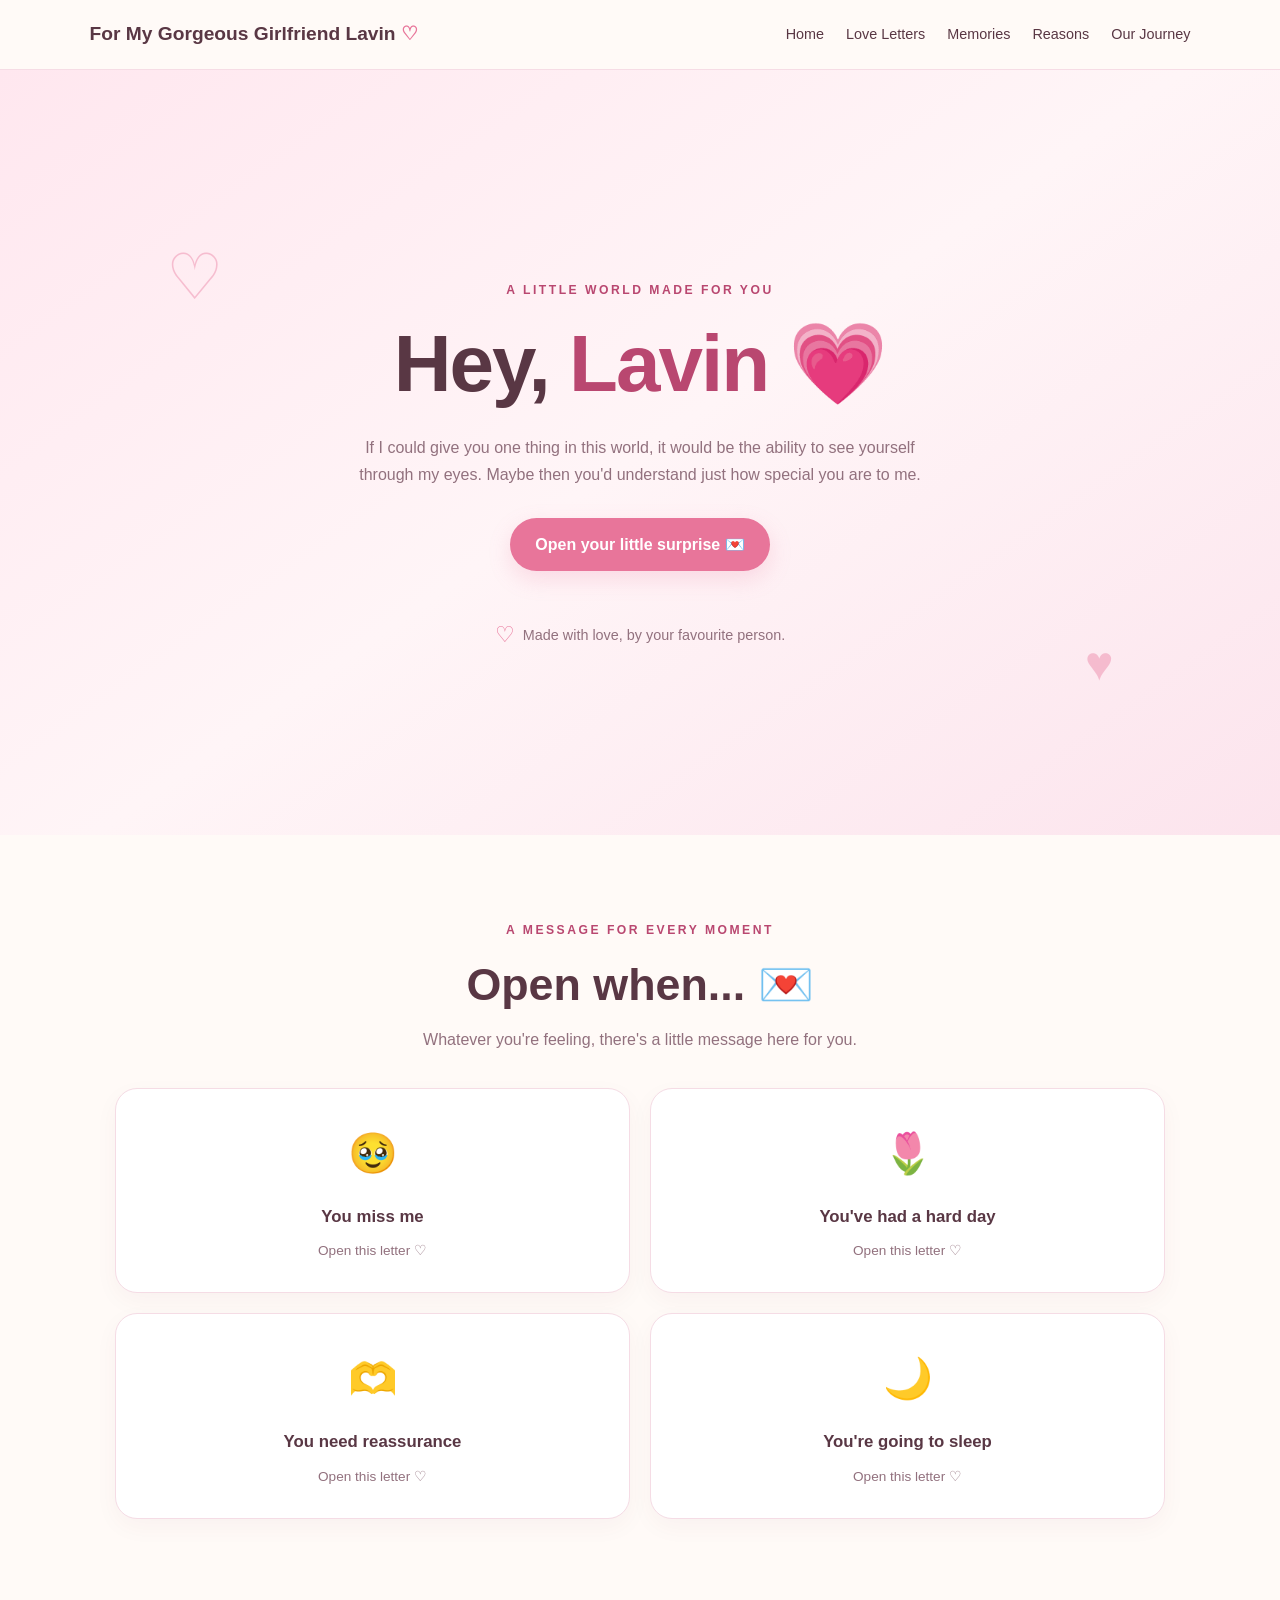
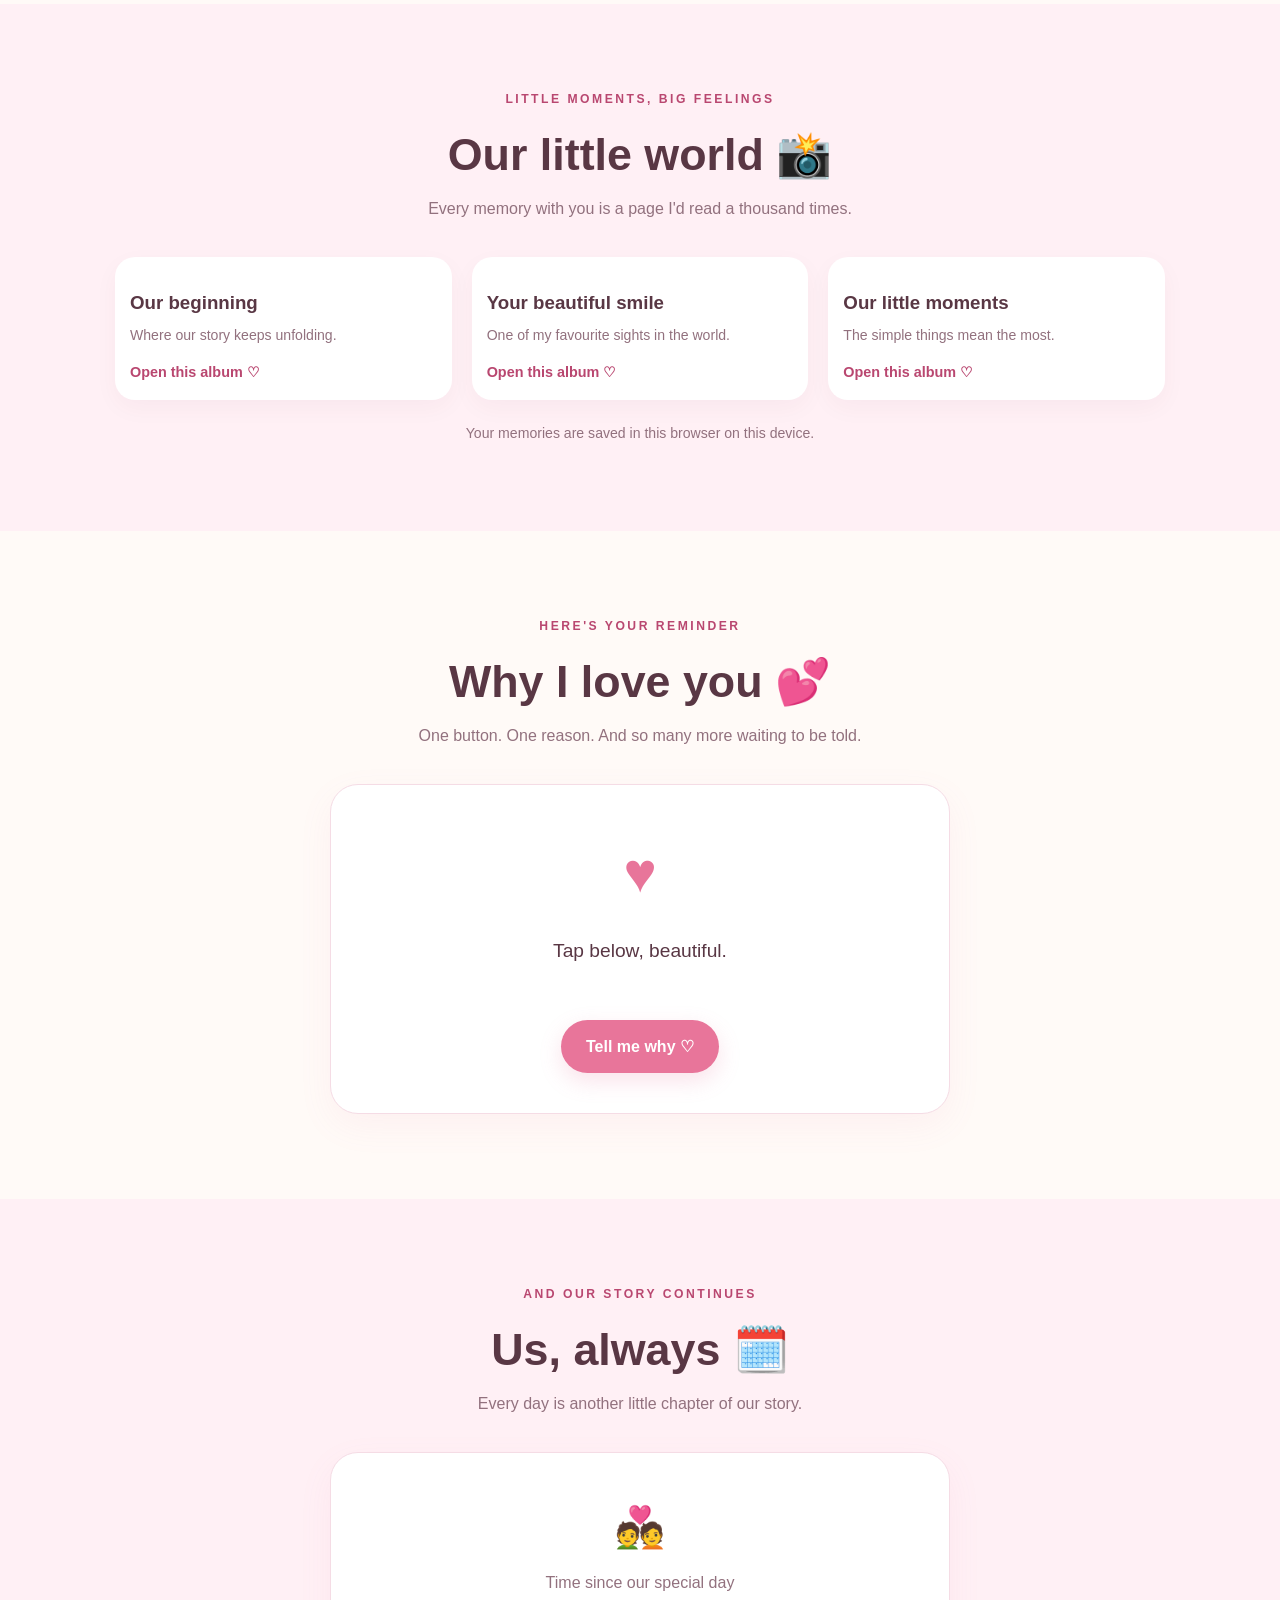
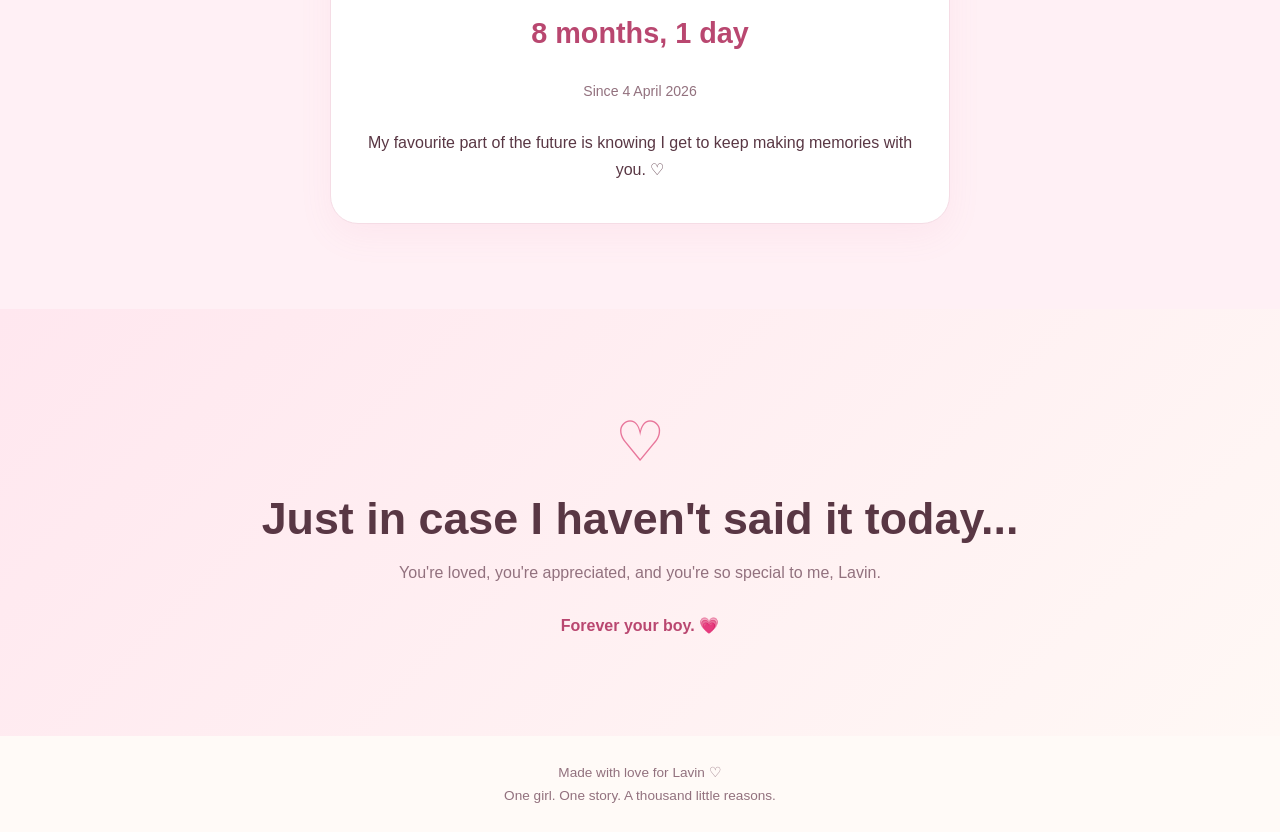
<file: index.html>
<!DOCTYPE html>
<html lang="en">
<head>
  <meta charset="UTF-8">
  <meta name="viewport" content="width=device-width, initial-scale=1.0">
  <title>For My Gorgeous Girlfriend Lavin 💗</title>
  <meta name="description" content="A little world made with love, just for Lavin.">
  <link rel="stylesheet" href="style.css">
  <script src="script.js" defer></script>
</head>
<body>

  <header class="navbar">
    <a href="#home" class="logo">For My Gorgeous Girlfriend Lavin <span>♡</span></a>
    <button class="menu-toggle" id="menuToggle" aria-label="Toggle menu">☰</button>
    <nav id="navLinks">
      <a href="#home">Home</a>
      <a href="#letters">Love Letters</a>
      <a href="#memories">Memories</a>
      <a href="#reasons">Reasons</a>
      <a href="#journey">Our Journey</a>
    </nav>
  </header>

  <main>
    <section id="home" class="hero">
      <div class="floating-heart heart-one">♡</div>
      <div class="floating-heart heart-two">♥</div>

      <p class="eyebrow">A LITTLE WORLD MADE FOR YOU</p>
      <h1>Hey,  <span>Lavin</span> 💗</h1>
      <p class="hero-text">
        If I could give you one thing in this world,
        it would be the ability to see yourself through my eyes.
        Maybe then you'd understand just how special you are to me.
      </p>

      <a href="#letters" class="primary-button">Open your little surprise 💌</a>

      <div class="love-note">
        <span>♡</span>
        <p>Made with love, by your favourite person.</p>
      </div>
    </section>

    <section class="section" id="letters">
      <p class="eyebrow">A MESSAGE FOR EVERY MOMENT</p>
      <h2>Open when... 💌</h2>
      <p class="section-intro">Whatever you're feeling, there's a little message here for you.</p>

      <div class="card-grid">
        <button class="letter-card" data-letter="miss">
          <span class="card-icon">🥹</span>
          <strong>You miss me</strong>
          <span>Open this letter ♡</span>
        </button>

        <button class="letter-card" data-letter="sad">
          <span class="card-icon">🌷</span>
          <strong>You've had a hard day</strong>
          <span>Open this letter ♡</span>
        </button>

        <button class="letter-card" data-letter="reassurance">
          <span class="card-icon">🫶</span>
          <strong>You need reassurance</strong>
          <span>Open this letter ♡</span>
        </button>

        <button class="letter-card" data-letter="sleep">
          <span class="card-icon">🌙</span>
          <strong>You're going to sleep</strong>
          <span>Open this letter ♡</span>
        </button>
      </div>
    </section>

    <section class="section memories-section" id="memories">
      <p class="eyebrow">LITTLE MOMENTS, BIG FEELINGS</p>
      <h2>Our little world 📸</h2>
      <p class="section-intro">
        Every memory with you is a page I'd read a thousand times.
      </p>

      <div class="memory-grid">
        <a class="memory-card" href="beginning.html">
          <h3>Our beginning</h3>
          <p>Where our story keeps unfolding.</p>
          <span class="memory-open">Open this album ♡</span>
        </a>

        <a class="memory-card" href="smile.html">
          <h3>Your beautiful smile</h3>
          <p>One of my favourite sights in the world.</p>
          <span class="memory-open">Open this album ♡</span>
        </a>

        <a class="memory-card" href="moments.html">
          <h3>Our little moments</h3>
          <p>The simple things mean the most.</p>
          <span class="memory-open">Open this album ♡</span>
        </a>
      </div>

      <p class="small-note">
        Your memories are saved in this browser on this device.
      </p>
    </section>

    <section class="section reasons-section" id="reasons">
      <p class="eyebrow">HERE'S YOUR REMINDER</p>
      <h2>Why I love you 💕</h2>
      <p class="section-intro">
        One button. One reason. And so many more waiting to be told.
      </p>

      <div class="reason-box">
        <div class="big-heart">♥</div>
        <p id="reasonText">Tap below, beautiful.</p>
        <button class="primary-button" id="reasonButton">
          Tell me why ♡
        </button>
      </div>
    </section>

    <section class="section journey-section" id="journey">
      <p class="eyebrow">AND OUR STORY CONTINUES</p>
      <h2>Us, always 🗓️</h2>
      <p class="section-intro">
        Every day is another little chapter of our story.
      </p>

      <div class="journey-card">
        <span class="card-icon">💑</span>
        <p class="journey-label">Time since our special day</p>
        <h3 id="anniversaryCount">Our story is counting...</h3>
        <p id="anniversaryDate" class="small-note"></p>
        <p class="journey-message">
          My favourite part of the future is knowing I get to keep
          making memories with you. ♡
        </p>
      </div>
    </section>

    <section class="final-note">
      <span class="big-heart">♡</span>
      <h2>Just in case I haven't said it today...</h2>
      <p>You're loved, you're appreciated, and you're so special to me, Lavin.</p>
      <p class="signature">Forever your boy. 💗</p>
    </section>
  </main>

  <footer>
    <p>Made with love for Lavin ♡</p>
    <p>One girl. One story. A thousand little reasons.</p>
  </footer>

  <!-- Letter popup -->
  <div class="modal" id="letterModal" aria-hidden="true">
    <div class="modal-content" role="dialog" aria-modal="true"
         aria-labelledby="modalTitle">
      <button class="close-button" id="closeModal" aria-label="Close">×</button>
      <span class="card-icon">💌</span>
      <h2 id="modalTitle">A letter for you</h2>
      <p id="modalMessage"></p>
      <button class="primary-button" id="modalDone">Sending you a hug ♡</button>
    </div>
  </div>

</body>
</html>
</file>
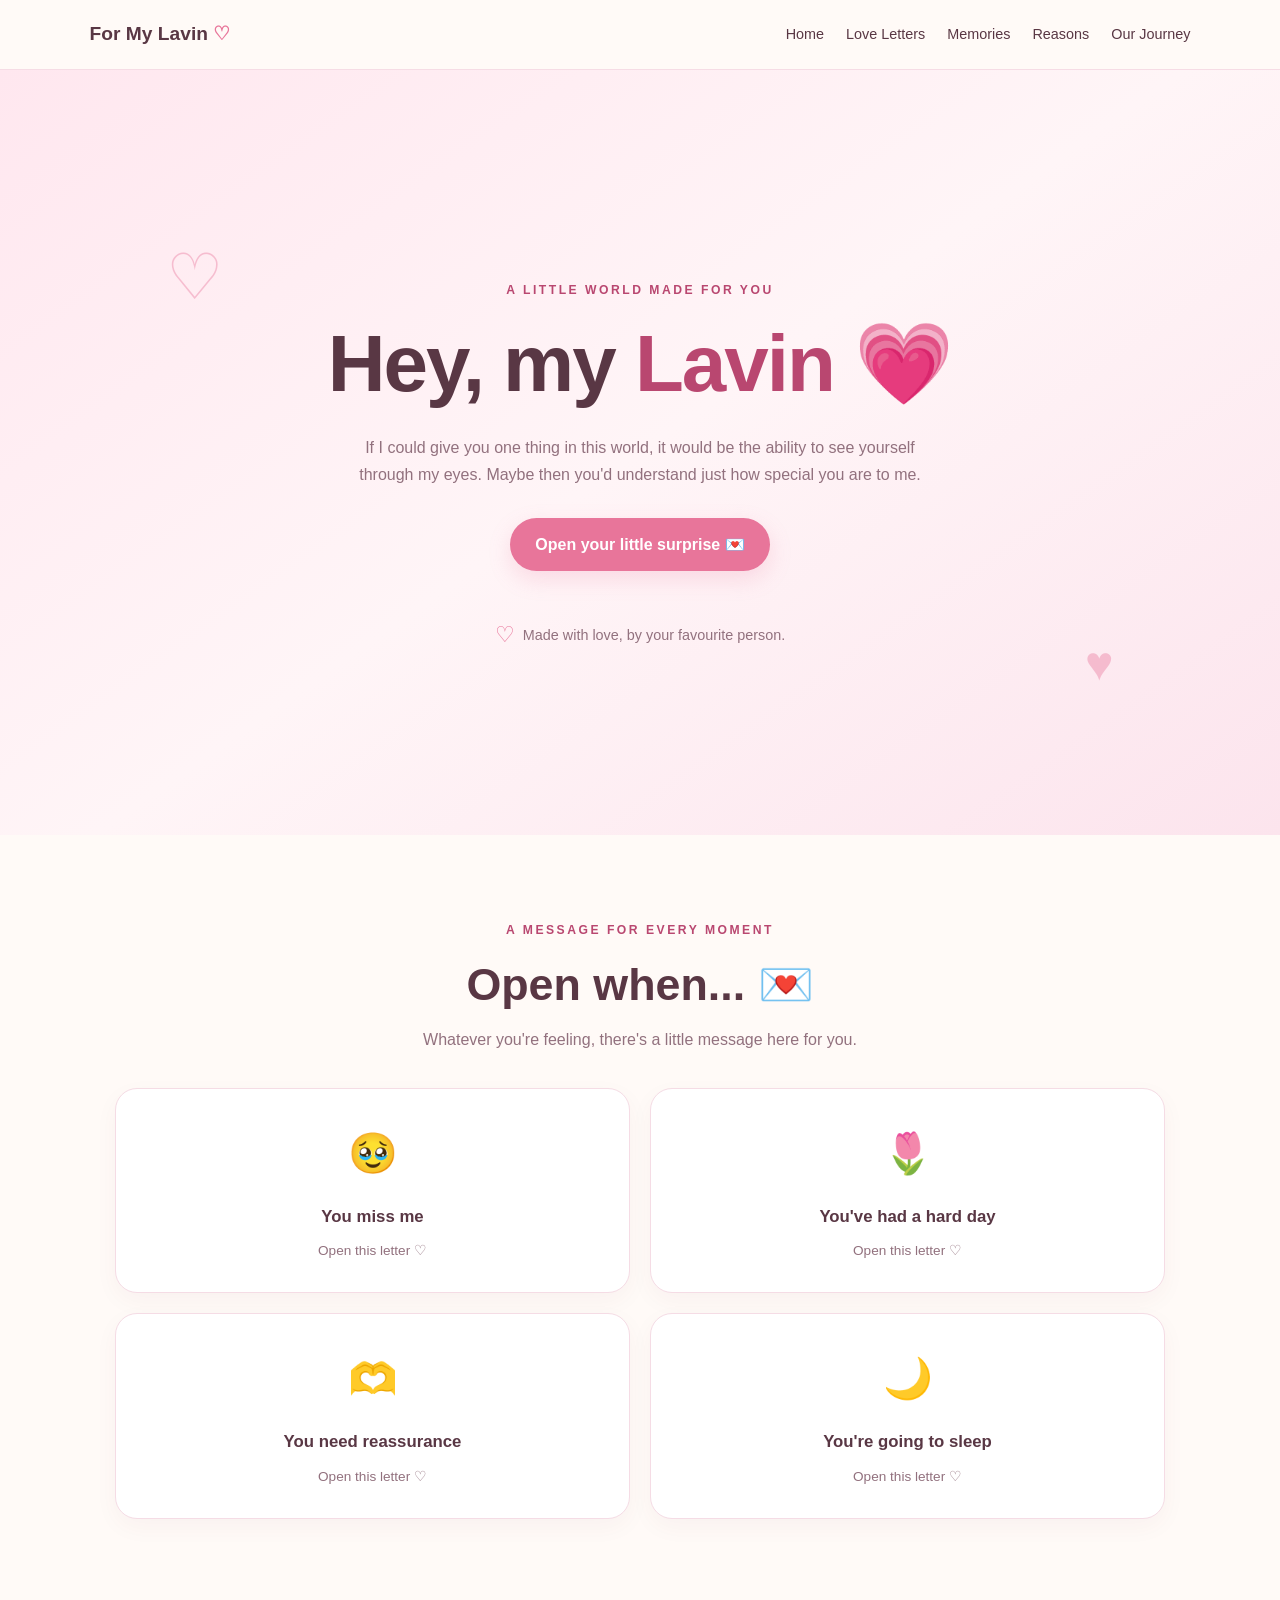
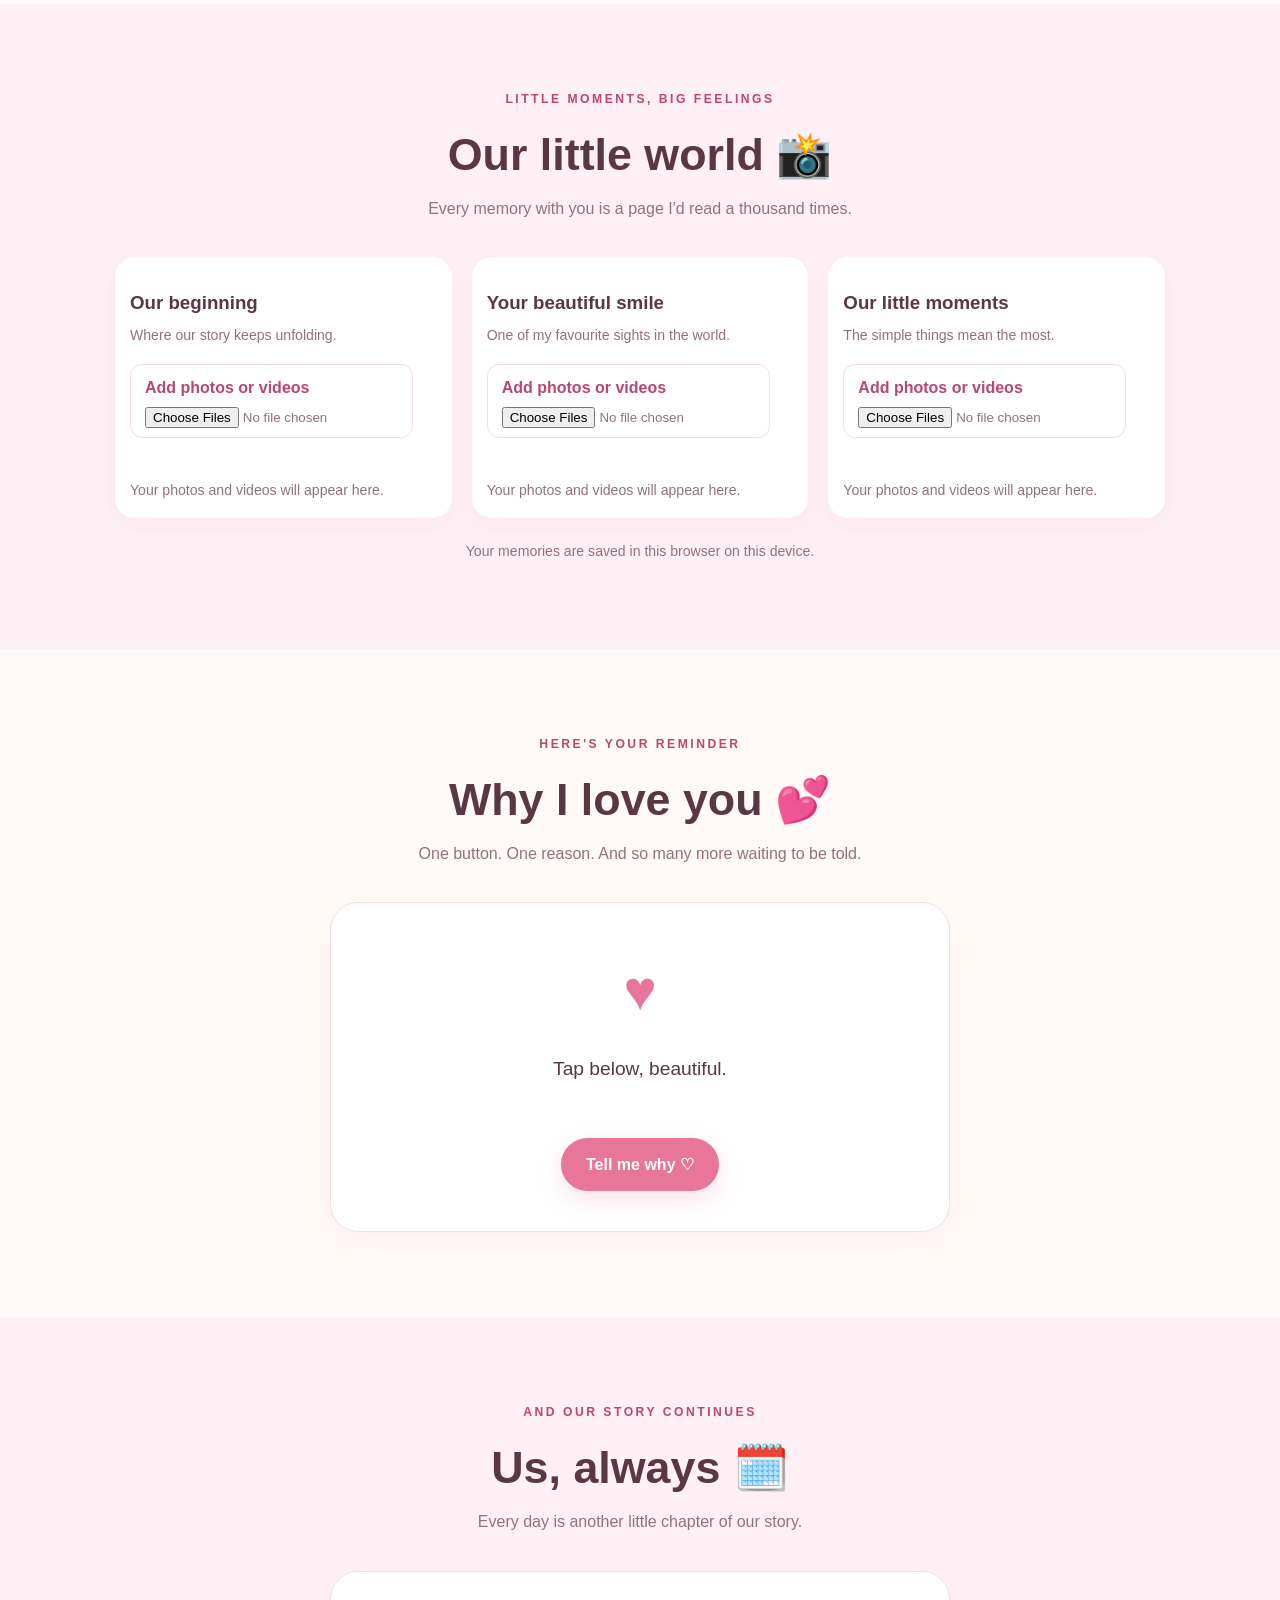
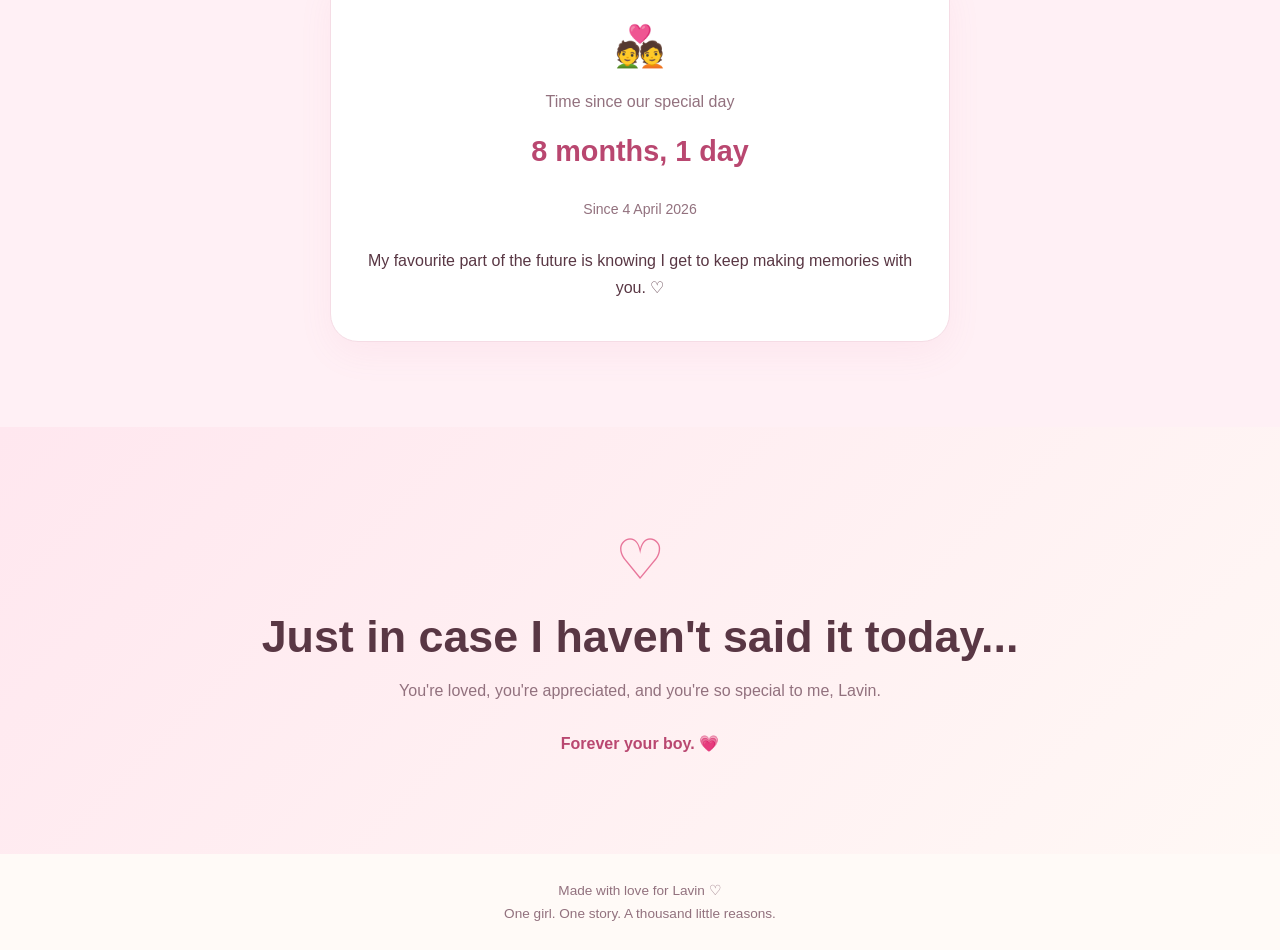
<file: for lavin/index.html>
<!DOCTYPE html>
<html lang="en">
<head>
  <meta charset="UTF-8">
  <meta name="viewport" content="width=device-width, initial-scale=1.0">
  <title>For My Lavin 💗</title>
  <meta name="description" content="A little world made with love, just for Lavin.">
  <link rel="stylesheet" href="style.css">
  <script src="script.js" defer></script>
</head>
<body>

  <header class="navbar">
    <a href="#home" class="logo">For My Lavin <span>♡</span></a>
    <button class="menu-toggle" id="menuToggle" aria-label="Toggle menu">☰</button>
    <nav id="navLinks">
      <a href="#home">Home</a>
      <a href="#letters">Love Letters</a>
      <a href="#memories">Memories</a>
      <a href="#reasons">Reasons</a>
      <a href="#journey">Our Journey</a>
    </nav>
  </header>

  <main>
    <section id="home" class="hero">
      <div class="floating-heart heart-one">♡</div>
      <div class="floating-heart heart-two">♥</div>

      <p class="eyebrow">A LITTLE WORLD MADE FOR YOU</p>
      <h1>Hey, my <span>Lavin</span> 💗</h1>
      <p class="hero-text">
        If I could give you one thing in this world,
        it would be the ability to see yourself through my eyes.
        Maybe then you'd understand just how special you are to me.
      </p>

      <a href="#letters" class="primary-button">Open your little surprise 💌</a>

      <div class="love-note">
        <span>♡</span>
        <p>Made with love, by your favourite person.</p>
      </div>
    </section>

    <section class="section" id="letters">
      <p class="eyebrow">A MESSAGE FOR EVERY MOMENT</p>
      <h2>Open when... 💌</h2>
      <p class="section-intro">Whatever you're feeling, there's a little message here for you.</p>

      <div class="card-grid">
        <button class="letter-card" data-letter="miss">
          <span class="card-icon">🥹</span>
          <strong>You miss me</strong>
          <span>Open this letter ♡</span>
        </button>

        <button class="letter-card" data-letter="sad">
          <span class="card-icon">🌷</span>
          <strong>You've had a hard day</strong>
          <span>Open this letter ♡</span>
        </button>

        <button class="letter-card" data-letter="reassurance">
          <span class="card-icon">🫶</span>
          <strong>You need reassurance</strong>
          <span>Open this letter ♡</span>
        </button>

        <button class="letter-card" data-letter="sleep">
          <span class="card-icon">🌙</span>
          <strong>You're going to sleep</strong>
          <span>Open this letter ♡</span>
        </button>
      </div>
    </section>

    <section class="section memories-section" id="memories">
      <p class="eyebrow">LITTLE MOMENTS, BIG FEELINGS</p>
      <h2>Our little world 📸</h2>
      <p class="section-intro">
        Every memory with you is a page I'd read a thousand times.
      </p>

      <div class="memory-grid">
        <article class="memory-card" data-memory-category="beginning">
          <h3>Our beginning</h3>
          <p>Where our story keeps unfolding.</p>
          <label class="memory-upload">
            Add photos or videos
            <input type="file" accept="image/*,video/*" multiple data-memory-upload>
          </label>
          <p class="memory-status" data-memory-status aria-live="polite"></p>
          <div class="memory-items" data-memory-items></div>
        </article>

        <article class="memory-card" data-memory-category="smile">
          <h3>Your beautiful smile</h3>
          <p>One of my favourite sights in the world.</p>
          <label class="memory-upload">
            Add photos or videos
            <input type="file" accept="image/*,video/*" multiple data-memory-upload>
          </label>
          <p class="memory-status" data-memory-status aria-live="polite"></p>
          <div class="memory-items" data-memory-items></div>
        </article>

        <article class="memory-card" data-memory-category="moments">
          <h3>Our little moments</h3>
          <p>The simple things mean the most.</p>
          <label class="memory-upload">
            Add photos or videos
            <input type="file" accept="image/*,video/*" multiple data-memory-upload>
          </label>
          <p class="memory-status" data-memory-status aria-live="polite"></p>
          <div class="memory-items" data-memory-items></div>
        </article>
      </div>

      <p class="small-note">
        Your memories are saved in this browser on this device.
      </p>
    </section>

    <section class="section reasons-section" id="reasons">
      <p class="eyebrow">HERE'S YOUR REMINDER</p>
      <h2>Why I love you 💕</h2>
      <p class="section-intro">
        One button. One reason. And so many more waiting to be told.
      </p>

      <div class="reason-box">
        <div class="big-heart">♥</div>
        <p id="reasonText">Tap below, beautiful.</p>
        <button class="primary-button" id="reasonButton">
          Tell me why ♡
        </button>
      </div>
    </section>

    <section class="section journey-section" id="journey">
      <p class="eyebrow">AND OUR STORY CONTINUES</p>
      <h2>Us, always 🗓️</h2>
      <p class="section-intro">
        Every day is another little chapter of our story.
      </p>

      <div class="journey-card">
        <span class="card-icon">💑</span>
        <p class="journey-label">Time since our special day</p>
        <h3 id="anniversaryCount">Our story is counting...</h3>
        <p id="anniversaryDate" class="small-note"></p>
        <p class="journey-message">
          My favourite part of the future is knowing I get to keep
          making memories with you. ♡
        </p>
      </div>
    </section>

    <section class="final-note">
      <span class="big-heart">♡</span>
      <h2>Just in case I haven't said it today...</h2>
      <p>You're loved, you're appreciated, and you're so special to me, Lavin.</p>
      <p class="signature">Forever your boy. 💗</p>
    </section>
  </main>

  <footer>
    <p>Made with love for Lavin ♡</p>
    <p>One girl. One story. A thousand little reasons.</p>
  </footer>

  <!-- Letter popup -->
  <div class="modal" id="letterModal" aria-hidden="true">
    <div class="modal-content" role="dialog" aria-modal="true"
         aria-labelledby="modalTitle">
      <button class="close-button" id="closeModal" aria-label="Close">×</button>
      <span class="card-icon">💌</span>
      <h2 id="modalTitle">A letter for you</h2>
      <p id="modalMessage"></p>
      <button class="primary-button" id="modalDone">Sending you a hug ♡</button>
    </div>
  </div>

</body>
</html>
</file>
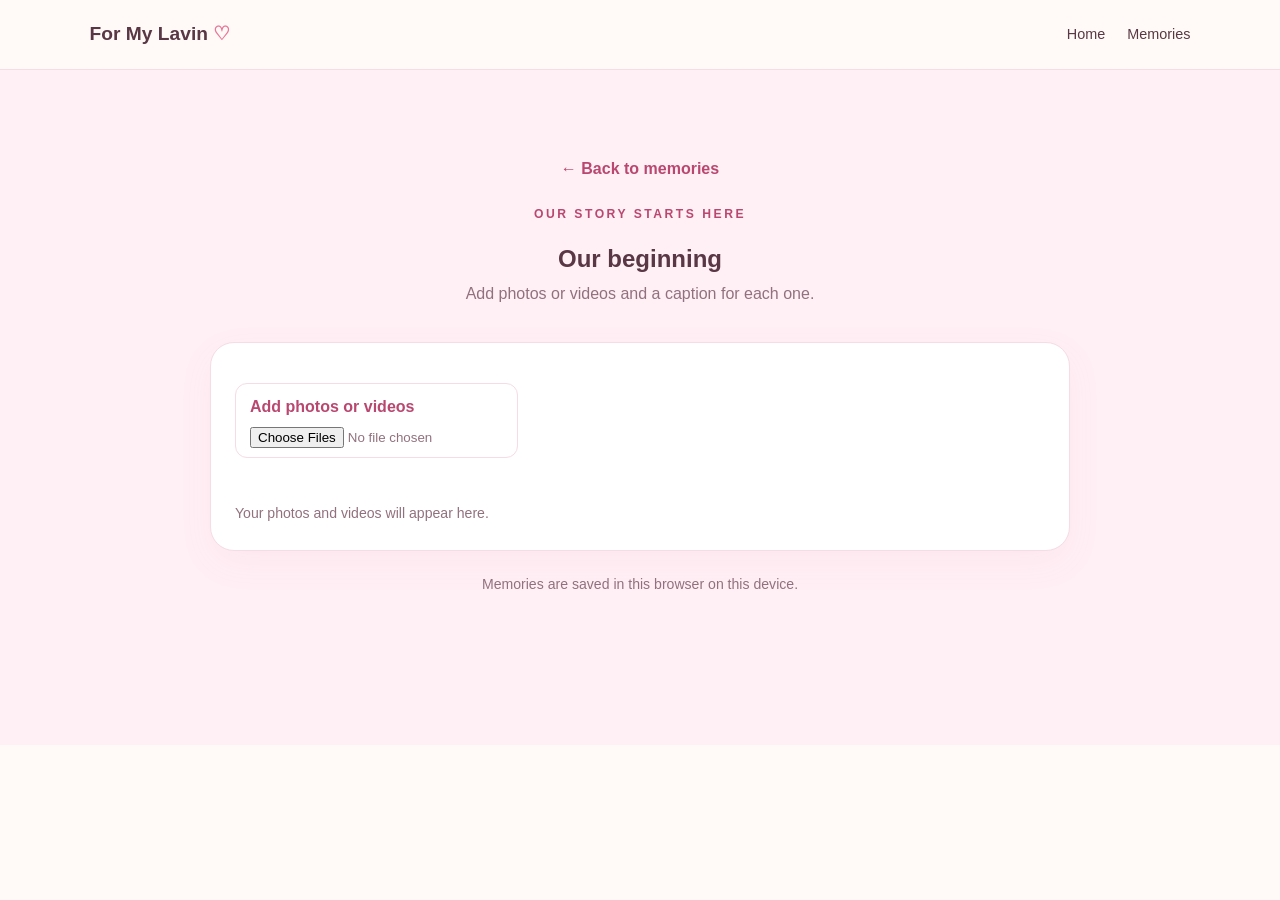
<file: beginning.html>
<!DOCTYPE html>
<html lang="en">
<head>
  <meta charset="UTF-8">
  <meta name="viewport" content="width=device-width, initial-scale=1.0">
  <title>Our beginning | For My Lavin</title>
  <meta name="description" content="Add photos, videos, and captions to Our beginning.">
  <link rel="stylesheet" href="style.css">
  <script src="memory-page.js" defer></script>
</head>
<body>
  <header class="navbar">
    <a href="index.html#home" class="logo">For My Lavin <span>♡</span></a>
    <button class="menu-toggle" id="menuToggle" aria-label="Toggle menu">☰</button>
    <nav id="navLinks">
      <a href="index.html#home">Home</a>
      <a href="index.html#memories">Memories</a>
    </nav>
  </header>

  <main>
    <section class="section memory-page-section" data-memory-category="beginning">
      <a class="memory-back" href="index.html#memories">← Back to memories</a>
      <p class="eyebrow">OUR STORY STARTS HERE</p>
      <h1>Our beginning</h1>
      <p class="section-intro">Add photos or videos and a caption for each one.</p>

      <div class="memory-page-card">
        <div class="memory-page-actions">
          <label class="memory-upload">
            Add photos or videos
            <input type="file" accept="image/*,video/*" multiple data-memory-upload>
          </label>
        </div>
        <p class="memory-status" data-memory-status aria-live="polite"></p>
        <div class="memory-items" data-memory-items></div>
      </div>
      <p class="small-note">Memories are saved in this browser on this device.</p>
    </section>
  </main>
</body>
</html>
</file>
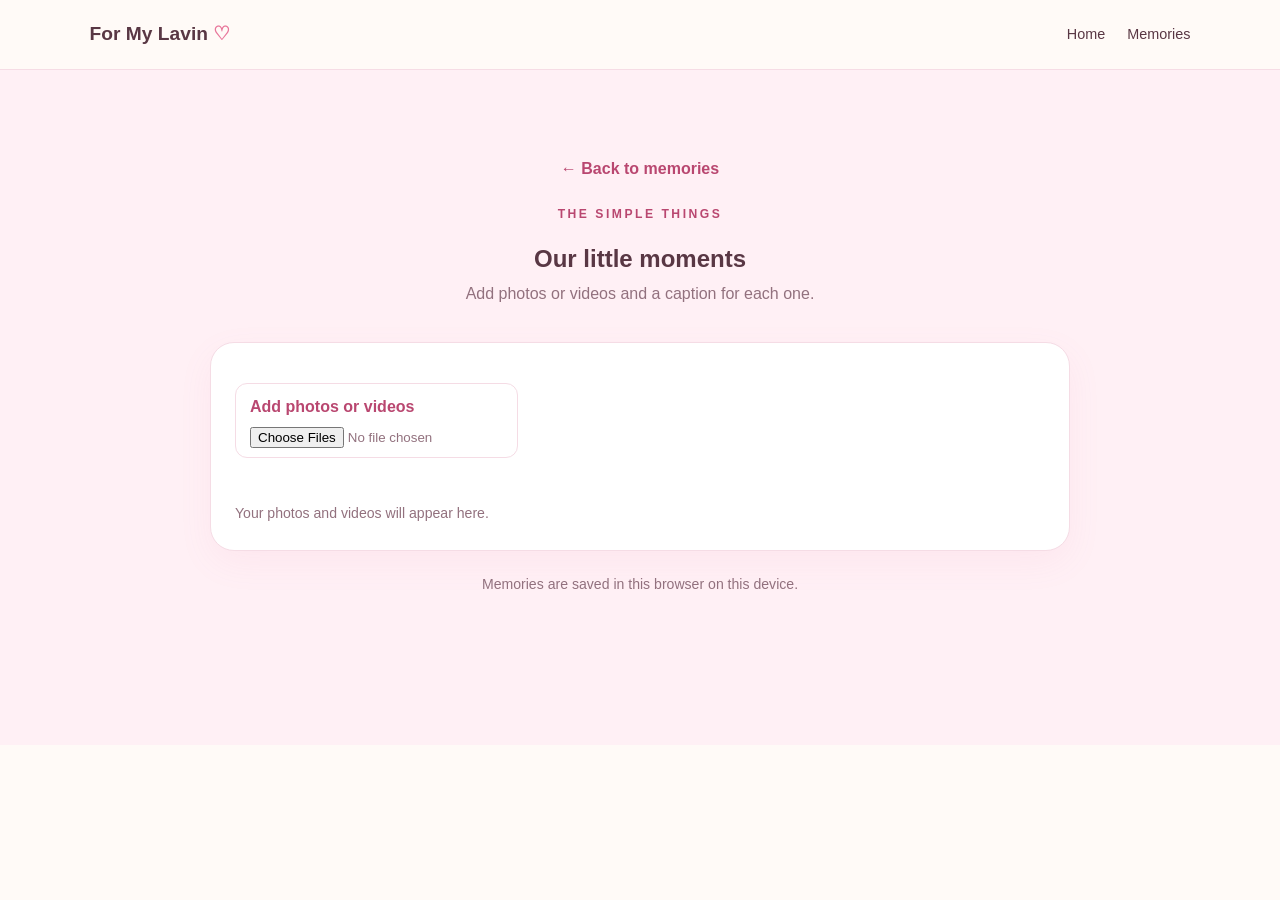
<file: moments.html>
<!DOCTYPE html>
<html lang="en">
<head>
  <meta charset="UTF-8">
  <meta name="viewport" content="width=device-width, initial-scale=1.0">
  <title>Our little moments | For My Lavin</title>
  <meta name="description" content="Add photos, videos, and captions to Our little moments.">
  <link rel="stylesheet" href="style.css">
  <script src="memory-page.js" defer></script>
</head>
<body>
  <header class="navbar">
    <a href="index.html#home" class="logo">For My Lavin <span>♡</span></a>
    <button class="menu-toggle" id="menuToggle" aria-label="Toggle menu">☰</button>
    <nav id="navLinks">
      <a href="index.html#home">Home</a>
      <a href="index.html#memories">Memories</a>
    </nav>
  </header>

  <main>
    <section class="section memory-page-section" data-memory-category="moments">
      <a class="memory-back" href="index.html#memories">← Back to memories</a>
      <p class="eyebrow">THE SIMPLE THINGS</p>
      <h1>Our little moments</h1>
      <p class="section-intro">Add photos or videos and a caption for each one.</p>

      <div class="memory-page-card">
        <div class="memory-page-actions">
          <label class="memory-upload">
            Add photos or videos
            <input type="file" accept="image/*,video/*" multiple data-memory-upload>
          </label>
        </div>
        <p class="memory-status" data-memory-status aria-live="polite"></p>
        <div class="memory-items" data-memory-items></div>
      </div>
      <p class="small-note">Memories are saved in this browser on this device.</p>
    </section>
  </main>
</body>
</html>
</file>
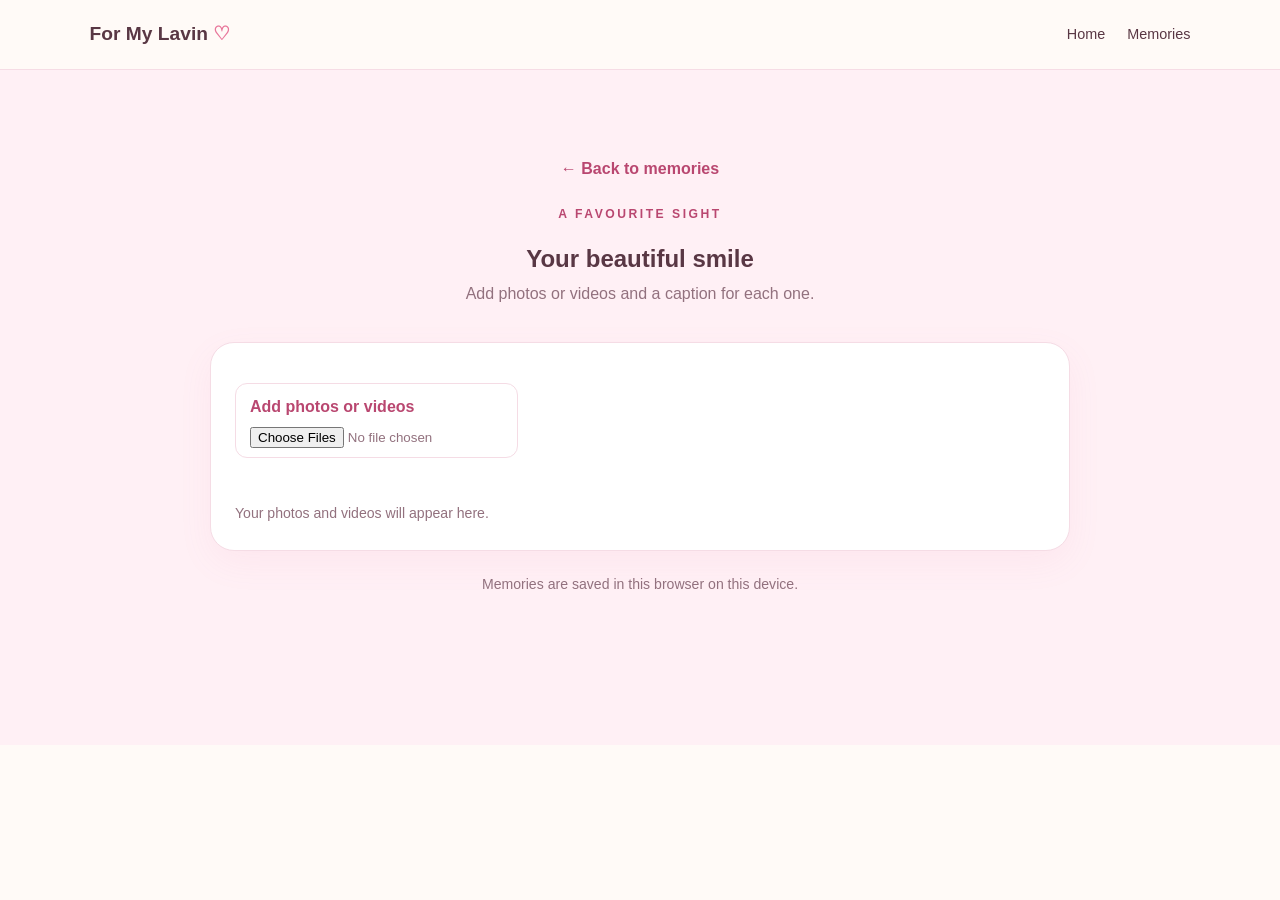
<file: smile.html>
<!DOCTYPE html>
<html lang="en">
<head>
  <meta charset="UTF-8">
  <meta name="viewport" content="width=device-width, initial-scale=1.0">
  <title>Your beautiful smile | For My Lavin</title>
  <meta name="description" content="Add photos, videos, and captions to Your beautiful smile.">
  <link rel="stylesheet" href="style.css">
  <script src="memory-page.js" defer></script>
</head>
<body>
  <header class="navbar">
    <a href="index.html#home" class="logo">For My Lavin <span>♡</span></a>
    <button class="menu-toggle" id="menuToggle" aria-label="Toggle menu">☰</button>
    <nav id="navLinks">
      <a href="index.html#home">Home</a>
      <a href="index.html#memories">Memories</a>
    </nav>
  </header>

  <main>
    <section class="section memory-page-section" data-memory-category="smile">
      <a class="memory-back" href="index.html#memories">← Back to memories</a>
      <p class="eyebrow">A FAVOURITE SIGHT</p>
      <h1>Your beautiful smile</h1>
      <p class="section-intro">Add photos or videos and a caption for each one.</p>

      <div class="memory-page-card">
        <div class="memory-page-actions">
          <label class="memory-upload">
            Add photos or videos
            <input type="file" accept="image/*,video/*" multiple data-memory-upload>
          </label>
        </div>
        <p class="memory-status" data-memory-status aria-live="polite"></p>
        <div class="memory-items" data-memory-items></div>
      </div>
      <p class="small-note">Memories are saved in this browser on this device.</p>
    </section>
  </main>
</body>
</html>
</file>
<file: style.css>
/* GENERAL SETTINGS */
* {
  margin: 0;
  padding: 0;
  box-sizing: border-box;
  scroll-behavior: smooth;
}

:root {
  --pink: #e8759a;
  --dark-pink: #b94770;
  --light-pink: #fff0f5;
  --cream: #fffaf7;
  --text: #593744;
  --muted: #92717e;
  --white: #ffffff;
}

body {
  font-family: "Segoe UI", Arial, sans-serif;
  background: var(--cream);
  color: var(--text);
  line-height: 1.7;
}

a {
  text-decoration: none;
  color: inherit;
}

button {
  font: inherit;
  cursor: pointer;
}

/* NAVIGATION */
.navbar {
  position: sticky;
  top: 0;
  z-index: 10;
  background: rgba(255, 250, 247, 0.96);
  backdrop-filter: blur(12px);
  display: flex;
  align-items: center;
  justify-content: space-between;
  padding: 18px 7%;
  border-bottom: 1px solid #f6dce5;
}

.logo {
  font-size: 1.2rem;
  font-weight: 800;
}

.logo span {
  color: var(--pink);
}

.navbar nav {
  display: flex;
  gap: 22px;
  align-items: center;
}

.navbar nav a {
  font-size: 0.9rem;
  transition: color 0.2s;
}

.navbar nav a:hover {
  color: var(--dark-pink);
}

.menu-toggle {
  display: none;
  border: none;
  background: transparent;
  color: var(--text);
  font-size: 1.5rem;
}

/* HOME SECTION */
.hero {
  min-height: 85vh;
  padding: 100px 20px 70px;
  background: linear-gradient(145deg, #ffe7ef, #fff5f7, #fce4ed);
  display: flex;
  flex-direction: column;
  align-items: center;
  justify-content: center;
  text-align: center;
  position: relative;
  overflow: hidden;
}

.eyebrow {
  color: var(--dark-pink);
  font-size: 0.76rem;
  font-weight: 800;
  letter-spacing: 2.5px;
  margin-bottom: 15px;
}

.hero h1 {
  font-size: clamp(2.6rem, 7vw, 5rem);
  line-height: 1.2;
  margin-bottom: 22px;
  letter-spacing: -2px;
}

.hero h1 span {
  color: var(--dark-pink);
}

.hero-text {
  max-width: 570px;
  color: var(--muted);
  margin-bottom: 30px;
}

.primary-button {
  display: inline-block;
  border: none;
  border-radius: 50px;
  padding: 13px 25px;
  background: var(--pink);
  color: white;
  font-weight: 700;
  box-shadow: 0 8px 22px #e8759a35;
  transition: transform 0.2s, background 0.2s;
}

.primary-button:hover {
  transform: translateY(-3px);
  background: var(--dark-pink);
}

.love-note {
  display: flex;
  gap: 8px;
  align-items: center;
  margin-top: 45px;
  color: var(--muted);
  font-size: 0.9rem;
}

.love-note span {
  color: var(--pink);
  font-size: 1.4rem;
}

.floating-heart {
  position: absolute;
  color: #e8759a65;
  animation: float 4s ease-in-out infinite;
  pointer-events: none;
}

.heart-one {
  top: 20%;
  left: 13%;
  font-size: 4rem;
}

.heart-two {
  bottom: 17%;
  right: 13%;
  font-size: 3rem;
  animation-delay: 1s;
}

@keyframes float {
  0%, 100% { transform: translateY(0) rotate(-10deg); }
  50% { transform: translateY(-18px) rotate(10deg); }
}

/* SHARED SECTIONS */
.section {
  padding: 85px 7%;
  text-align: center;
}

.section h2,
.final-note h2 {
  font-size: clamp(1.9rem, 4vw, 2.8rem);
  margin-bottom: 12px;
  line-height: 1.3;
}

.section-intro {
  max-width: 550px;
  margin: 0 auto 35px;
  color: var(--muted);
}

.card-grid,
.memory-grid {
  max-width: 1050px;
  margin: 0 auto;
  display: grid;
  grid-template-columns: repeat(2, minmax(0, 1fr));
  gap: 20px;
}

/* LETTER CARDS */
.letter-card {
  border: 1px solid #f5dce5;
  background: white;
  padding: 30px 15px;
  border-radius: 22px;
  display: flex;
  flex-direction: column;
  align-items: center;
  gap: 8px;
  color: var(--text);
  box-shadow: 0 8px 25px #5d24300a;
  transition: transform 0.25s, box-shadow 0.25s;
}

.letter-card:hover {
  transform: translateY(-5px);
  box-shadow: 0 12px 30px #e8759a20;
}

.card-icon {
  display: block;
  font-size: 2.5rem;
  margin-bottom: 8px;
}

.letter-card strong {
  font-size: 1.05rem;
}

.letter-card span:last-child {
  color: var(--muted);
  font-size: 0.85rem;
}

/* MEMORIES */
.memories-section {
  background: #fff0f5;
}

.memory-grid {
  grid-template-columns: repeat(3, minmax(0, 1fr));
}

.memory-card {
  padding: 15px;
  background: white;
  border-radius: 20px;
  text-align: left;
  box-shadow: 0 8px 25px #5d24300a;
  color: var(--text);
  transition: transform 0.2s, box-shadow 0.2s;
}

a.memory-card:hover,
a.memory-card:focus-visible {
  transform: translateY(-4px);
  box-shadow: 0 12px 30px #e8759a20;
}

.memory-open {
  display: inline-block;
  margin-top: 12px;
  color: var(--dark-pink);
  font-size: 0.9rem;
  font-weight: 700;
}

.memory-upload {
  display: inline-block;
  margin-top: 16px;
  padding: 9px 14px;
  border: 1px solid #f5dce5;
  border-radius: 12px;
  color: var(--dark-pink);
  font-weight: 700;
  cursor: pointer;
}

.memory-upload input {
  display: block;
  max-width: 100%;
  margin-top: 6px;
  color: var(--muted);
  font-weight: 400;
}

.memory-status {
  min-height: 1.5em;
  margin-top: 8px;
  color: var(--dark-pink);
  font-size: 0.85rem;
}

.memory-items {
  display: grid;
  gap: 14px;
  margin-top: 12px;
}

.memory-item {
  min-width: 0;
  padding: 10px;
  border-radius: 14px;
  background: #fff8fa;
}

.memory-media {
  display: block;
  width: 100%;
  max-height: 360px;
  border-radius: 10px;
  background: linear-gradient(135deg, #ffe4ec, #f9d3e0);
  object-fit: contain;
}

.memory-caption {
  width: 100%;
  min-height: 72px;
  margin-top: 10px;
  padding: 9px;
  border: 1px solid #f5dce5;
  border-radius: 10px;
  color: var(--text);
  font: inherit;
  resize: vertical;
}

.memory-remove {
  margin-top: 8px;
  padding: 6px 10px;
  border: 1px solid #f5dce5;
  border-radius: 9px;
  background: white;
  color: var(--dark-pink);
}

.memory-empty {
  color: var(--muted);
  font-size: 0.88rem;
}

.memory-card h3 {
  margin: 15px 0 5px;
}

.memory-card p,
.small-note {
  color: var(--muted);
  font-size: 0.88rem;
}

/* MEMORY PAGES */
.memory-page-section {
  min-height: 75vh;
  background: #fff0f5;
}

.memory-page-card {
  max-width: 860px;
  margin: 0 auto;
  padding: 24px;
  border: 1px solid #f5dce5;
  border-radius: 24px;
  background: white;
  text-align: left;
  box-shadow: 0 12px 35px #e8759a12;
}

.memory-page-actions {
  display: flex;
  flex-wrap: wrap;
  align-items: center;
  gap: 12px;
}

.memory-back {
  display: inline-block;
  margin-bottom: 22px;
  color: var(--dark-pink);
  font-weight: 700;
}

.memory-page-card .memory-items {
  grid-template-columns: repeat(2, minmax(0, 1fr));
}

.memory-page-card .memory-item {
  border: 1px solid #f5dce5;
}

.memory-page-card .memory-status {
  margin-top: 12px;
}

.small-note {
  margin-top: 22px;
}

/* REASONS */
.reason-box,
.journey-card {
  max-width: 620px;
  margin: 0 auto;
  padding: 40px 25px;
  border: 1px solid #f5dce5;
  background: white;
  border-radius: 28px;
  box-shadow: 0 12px 35px #e8759a12;
}

.big-heart {
  display: block;
  color: var(--pink);
  font-size: 3.5rem;
  animation: heartbeat 1.8s infinite;
}

@keyframes heartbeat {
  0%, 100% { transform: scale(1); }
  10%, 30% { transform: scale(1.08); }
  20%, 40% { transform: scale(1); }
}

#reasonText {
  min-height: 65px;
  margin: 15px 0 20px;
  font-size: 1.2rem;
}

/* JOURNEY */
.journey-section {
  background: #fff0f5;
}

.journey-label {
  color: var(--muted);
}

.journey-card h3 {
  color: var(--dark-pink);
  font-size: 1.8rem;
  margin: 12px 0;
}

.journey-message {
  margin-top: 25px;
}

/* ENDING */
.final-note {
  text-align: center;
  padding: 85px 20px;
  background: linear-gradient(135deg, #ffe7ef, #fff8f5);
}

.final-note p {
  max-width: 520px;
  margin: 12px auto;
  color: var(--muted);
}

.final-note .signature {
  color: var(--dark-pink);
  font-weight: 800;
  margin-top: 25px;
}

footer {
  padding: 25px 15px;
  text-align: center;
  color: var(--muted);
  font-size: 0.85rem;
}

/* LETTER POPUP */
.modal {
  display: none;
  position: fixed;
  inset: 0;
  z-index: 20;
  padding: 20px;
  background: #38202ab8;
  align-items: center;
  justify-content: center;
}

.modal.show {
  display: flex;
}

.modal-content {
  position: relative;
  width: 100%;
  max-width: 460px;
  background: var(--cream);
  padding: 40px 28px;
  border-radius: 26px;
  text-align: center;
  animation: pop-in 0.25s ease-out;
}

.modal-content h2 {
  margin-bottom: 18px;
  font-size: 1.7rem;
}

.modal-content p {
  color: var(--muted);
  margin-bottom: 25px;
}

.close-button {
  position: absolute;
  top: 10px;
  right: 18px;
  border: none;
  background: transparent;
  color: var(--text);
  font-size: 2rem;
}

@keyframes pop-in {
  from { opacity: 0; transform: scale(0.9); }
  to { opacity: 1; transform: scale(1); }
}

/* MOBILE RESPONSIVENESS */
@media (max-width: 760px) {
  .navbar {
    padding: 15px 5%;
    flex-wrap: wrap;
  }

  .menu-toggle {
    display: block;
  }

  .navbar nav {
    display: none;
    flex-direction: column;
    align-items: stretch;
    width: 100%;
    gap: 0;
    padding-top: 12px;
  }

  .navbar nav.open {
    display: flex;
  }

  .navbar nav a {
    padding: 10px 0;
    border-top: 1px solid #f5dce5;
  }

  .hero {
    min-height: 75vh;
    padding: 75px 22px;
  }

  .heart-one {
    left: 5%;
    top: 12%;
    font-size: 2.5rem;
  }

  .heart-two {
    right: 5%;
    bottom: 10%;
  }

  .section {
    padding: 65px 5%;
  }

  .card-grid,
  .memory-grid {
    grid-template-columns: 1fr;
  }

  .memory-page-card {
    padding: 16px;
  }

  .memory-page-card .memory-items {
    grid-template-columns: 1fr;
  }

}

@media (prefers-reduced-motion: reduce) {
  *, *::before, *::after {
    scroll-behavior: auto !important;
    animation: none !important;
    transition: none !important;
  }
}
</file>
<file: for lavin/style.css>
/* GENERAL SETTINGS */
* {
  margin: 0;
  padding: 0;
  box-sizing: border-box;
  scroll-behavior: smooth;
}

:root {
  --pink: #e8759a;
  --dark-pink: #b94770;
  --light-pink: #fff0f5;
  --cream: #fffaf7;
  --text: #593744;
  --muted: #92717e;
  --white: #ffffff;
}

body {
  font-family: "Segoe UI", Arial, sans-serif;
  background: var(--cream);
  color: var(--text);
  line-height: 1.7;
}

a {
  text-decoration: none;
  color: inherit;
}

button {
  font: inherit;
  cursor: pointer;
}

/* NAVIGATION */
.navbar {
  position: sticky;
  top: 0;
  z-index: 10;
  background: rgba(255, 250, 247, 0.96);
  backdrop-filter: blur(12px);
  display: flex;
  align-items: center;
  justify-content: space-between;
  padding: 18px 7%;
  border-bottom: 1px solid #f6dce5;
}

.logo {
  font-size: 1.2rem;
  font-weight: 800;
}

.logo span {
  color: var(--pink);
}

.navbar nav {
  display: flex;
  gap: 22px;
  align-items: center;
}

.navbar nav a {
  font-size: 0.9rem;
  transition: color 0.2s;
}

.navbar nav a:hover {
  color: var(--dark-pink);
}

.menu-toggle {
  display: none;
  border: none;
  background: transparent;
  color: var(--text);
  font-size: 1.5rem;
}

/* HOME SECTION */
.hero {
  min-height: 85vh;
  padding: 100px 20px 70px;
  background: linear-gradient(145deg, #ffe7ef, #fff5f7, #fce4ed);
  display: flex;
  flex-direction: column;
  align-items: center;
  justify-content: center;
  text-align: center;
  position: relative;
  overflow: hidden;
}

.eyebrow {
  color: var(--dark-pink);
  font-size: 0.76rem;
  font-weight: 800;
  letter-spacing: 2.5px;
  margin-bottom: 15px;
}

.hero h1 {
  font-size: clamp(2.6rem, 7vw, 5rem);
  line-height: 1.2;
  margin-bottom: 22px;
  letter-spacing: -2px;
}

.hero h1 span {
  color: var(--dark-pink);
}

.hero-text {
  max-width: 570px;
  color: var(--muted);
  margin-bottom: 30px;
}

.primary-button {
  display: inline-block;
  border: none;
  border-radius: 50px;
  padding: 13px 25px;
  background: var(--pink);
  color: white;
  font-weight: 700;
  box-shadow: 0 8px 22px #e8759a35;
  transition: transform 0.2s, background 0.2s;
}

.primary-button:hover {
  transform: translateY(-3px);
  background: var(--dark-pink);
}

.love-note {
  display: flex;
  gap: 8px;
  align-items: center;
  margin-top: 45px;
  color: var(--muted);
  font-size: 0.9rem;
}

.love-note span {
  color: var(--pink);
  font-size: 1.4rem;
}

.floating-heart {
  position: absolute;
  color: #e8759a65;
  animation: float 4s ease-in-out infinite;
  pointer-events: none;
}

.heart-one {
  top: 20%;
  left: 13%;
  font-size: 4rem;
}

.heart-two {
  bottom: 17%;
  right: 13%;
  font-size: 3rem;
  animation-delay: 1s;
}

@keyframes float {
  0%, 100% { transform: translateY(0) rotate(-10deg); }
  50% { transform: translateY(-18px) rotate(10deg); }
}

/* SHARED SECTIONS */
.section {
  padding: 85px 7%;
  text-align: center;
}

.section h2,
.final-note h2 {
  font-size: clamp(1.9rem, 4vw, 2.8rem);
  margin-bottom: 12px;
  line-height: 1.3;
}

.section-intro {
  max-width: 550px;
  margin: 0 auto 35px;
  color: var(--muted);
}

.card-grid,
.memory-grid {
  max-width: 1050px;
  margin: 0 auto;
  display: grid;
  grid-template-columns: repeat(2, minmax(0, 1fr));
  gap: 20px;
}

/* LETTER CARDS */
.letter-card {
  border: 1px solid #f5dce5;
  background: white;
  padding: 30px 15px;
  border-radius: 22px;
  display: flex;
  flex-direction: column;
  align-items: center;
  gap: 8px;
  color: var(--text);
  box-shadow: 0 8px 25px #5d24300a;
  transition: transform 0.25s, box-shadow 0.25s;
}

.letter-card:hover {
  transform: translateY(-5px);
  box-shadow: 0 12px 30px #e8759a20;
}

.card-icon {
  display: block;
  font-size: 2.5rem;
  margin-bottom: 8px;
}

.letter-card strong {
  font-size: 1.05rem;
}

.letter-card span:last-child {
  color: var(--muted);
  font-size: 0.85rem;
}

/* MEMORIES */
.memories-section {
  background: #fff0f5;
}

.memory-grid {
  grid-template-columns: repeat(3, minmax(0, 1fr));
}

.memory-card {
  padding: 15px;
  background: white;
  border-radius: 20px;
  text-align: left;
  box-shadow: 0 8px 25px #5d24300a;
}

.memory-upload {
  display: inline-block;
  margin-top: 16px;
  padding: 9px 14px;
  border: 1px solid #f5dce5;
  border-radius: 12px;
  color: var(--dark-pink);
  font-weight: 700;
  cursor: pointer;
}

.memory-upload input {
  display: block;
  max-width: 100%;
  margin-top: 6px;
  color: var(--muted);
  font-weight: 400;
}

.memory-status {
  min-height: 1.5em;
  margin-top: 8px;
  color: var(--dark-pink);
  font-size: 0.85rem;
}

.memory-items {
  display: grid;
  gap: 14px;
  margin-top: 12px;
}

.memory-item {
  min-width: 0;
  padding: 10px;
  border-radius: 14px;
  background: #fff8fa;
}

.memory-media {
  display: block;
  width: 100%;
  max-height: 360px;
  border-radius: 10px;
  background: linear-gradient(135deg, #ffe4ec, #f9d3e0);
  object-fit: contain;
}

.memory-caption {
  width: 100%;
  min-height: 72px;
  margin-top: 10px;
  padding: 9px;
  border: 1px solid #f5dce5;
  border-radius: 10px;
  color: var(--text);
  font: inherit;
  resize: vertical;
}

.memory-remove {
  margin-top: 8px;
  padding: 6px 10px;
  border: 1px solid #f5dce5;
  border-radius: 9px;
  background: white;
  color: var(--dark-pink);
}

.memory-empty {
  color: var(--muted);
  font-size: 0.88rem;
}

.memory-card h3 {
  margin: 15px 0 5px;
}

.memory-card p,
.small-note {
  color: var(--muted);
  font-size: 0.88rem;
}

.small-note {
  margin-top: 22px;
}

/* REASONS */
.reason-box,
.journey-card {
  max-width: 620px;
  margin: 0 auto;
  padding: 40px 25px;
  border: 1px solid #f5dce5;
  background: white;
  border-radius: 28px;
  box-shadow: 0 12px 35px #e8759a12;
}

.big-heart {
  display: block;
  color: var(--pink);
  font-size: 3.5rem;
  animation: heartbeat 1.8s infinite;
}

@keyframes heartbeat {
  0%, 100% { transform: scale(1); }
  10%, 30% { transform: scale(1.08); }
  20%, 40% { transform: scale(1); }
}

#reasonText {
  min-height: 65px;
  margin: 15px 0 20px;
  font-size: 1.2rem;
}

/* JOURNEY */
.journey-section {
  background: #fff0f5;
}

.journey-label {
  color: var(--muted);
}

.journey-card h3 {
  color: var(--dark-pink);
  font-size: 1.8rem;
  margin: 12px 0;
}

.journey-message {
  margin-top: 25px;
}

/* ENDING */
.final-note {
  text-align: center;
  padding: 85px 20px;
  background: linear-gradient(135deg, #ffe7ef, #fff8f5);
}

.final-note p {
  max-width: 520px;
  margin: 12px auto;
  color: var(--muted);
}

.final-note .signature {
  color: var(--dark-pink);
  font-weight: 800;
  margin-top: 25px;
}

footer {
  padding: 25px 15px;
  text-align: center;
  color: var(--muted);
  font-size: 0.85rem;
}

/* LETTER POPUP */
.modal {
  display: none;
  position: fixed;
  inset: 0;
  z-index: 20;
  padding: 20px;
  background: #38202ab8;
  align-items: center;
  justify-content: center;
}

.modal.show {
  display: flex;
}

.modal-content {
  position: relative;
  width: 100%;
  max-width: 460px;
  background: var(--cream);
  padding: 40px 28px;
  border-radius: 26px;
  text-align: center;
  animation: pop-in 0.25s ease-out;
}

.modal-content h2 {
  margin-bottom: 18px;
  font-size: 1.7rem;
}

.modal-content p {
  color: var(--muted);
  margin-bottom: 25px;
}

.close-button {
  position: absolute;
  top: 10px;
  right: 18px;
  border: none;
  background: transparent;
  color: var(--text);
  font-size: 2rem;
}

@keyframes pop-in {
  from { opacity: 0; transform: scale(0.9); }
  to { opacity: 1; transform: scale(1); }
}

/* MOBILE RESPONSIVENESS */
@media (max-width: 760px) {
  .navbar {
    padding: 15px 5%;
    flex-wrap: wrap;
  }

  .menu-toggle {
    display: block;
  }

  .navbar nav {
    display: none;
    flex-direction: column;
    align-items: stretch;
    width: 100%;
    gap: 0;
    padding-top: 12px;
  }

  .navbar nav.open {
    display: flex;
  }

  .navbar nav a {
    padding: 10px 0;
    border-top: 1px solid #f5dce5;
  }

  .hero {
    min-height: 75vh;
    padding: 75px 22px;
  }

  .heart-one {
    left: 5%;
    top: 12%;
    font-size: 2.5rem;
  }

  .heart-two {
    right: 5%;
    bottom: 10%;
  }

  .section {
    padding: 65px 5%;
  }

  .card-grid,
  .memory-grid {
    grid-template-columns: 1fr;
  }

}

@media (prefers-reduced-motion: reduce) {
  *, *::before, *::after {
    scroll-behavior: auto !important;
    animation: none !important;
    transition: none !important;
  }
}
</file>
